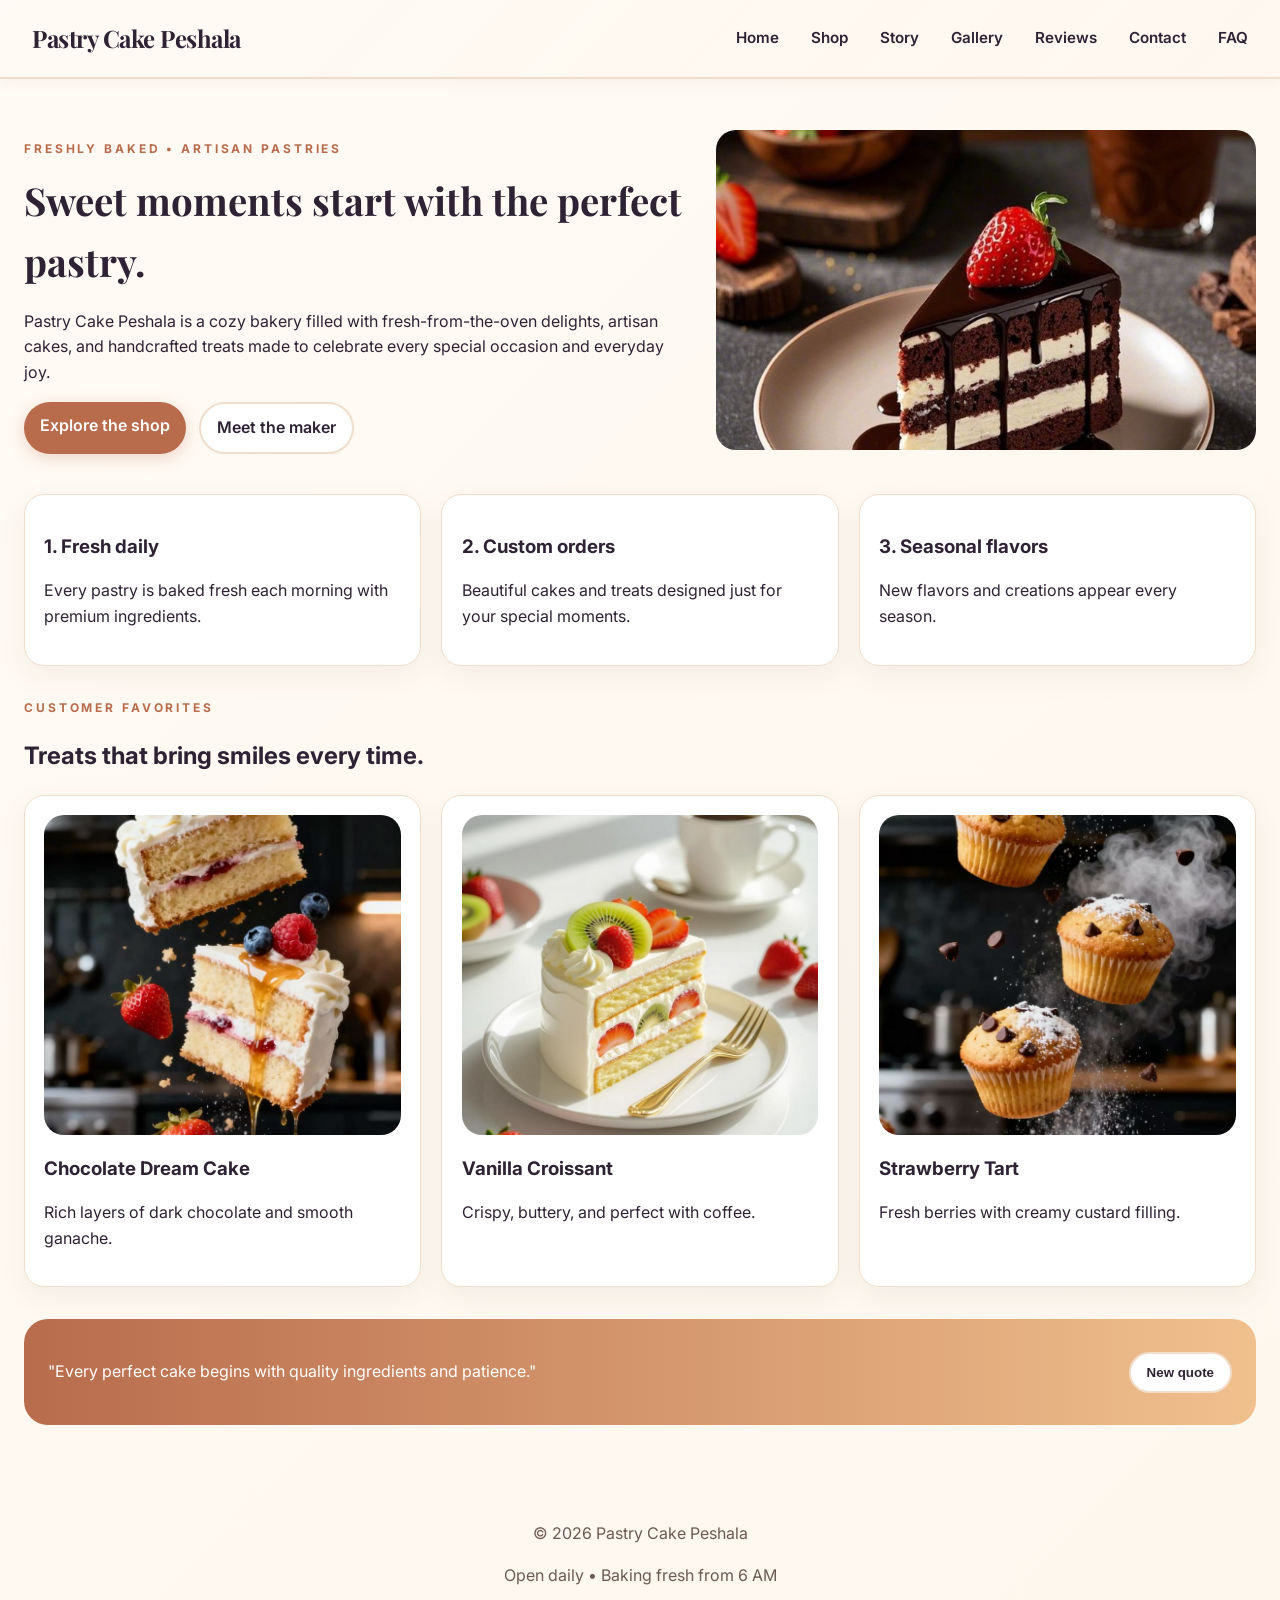
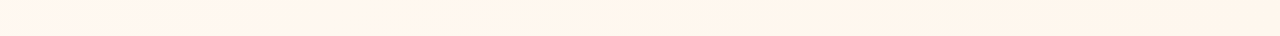
<file: index.html>
<!doctype html>
<html lang="en">
  <head>
    <meta charset="UTF-8" />
    <meta name="viewport" content="width=device-width, initial-scale=1.0" />
    <title>Pastry Cake Peshala</title>
    <link rel="preconnect" href="https://fonts.googleapis.com" />
    <link rel="preconnect" href="https://fonts.gstatic.com" crossorigin />
    <link
      href="https://fonts.googleapis.com/css2?family=Playfair+Display:wght@500;700&family=Inter:wght@400;500;600&display=swap"
      rel="stylesheet"
    />
    <link rel="stylesheet" href="styles.css" />
    <script defer src="script.js"></script>
  </head>
  <body>
    <header class="site-header">
      <a class="brand" href="index.html">Pastry Cake Peshala</a>
      <button class="menu-btn" id="menu-btn" aria-label="Toggle navigation">
        ☰
      </button>
      <nav class="nav-links" id="nav-links">
        <a href="index.html">Home</a>
        <a href="shop.html">Shop</a>
        <a href="story.html">Story</a>
        <a href="gallery.html">Gallery</a>
        <a href="reviews.html">Reviews</a>
        <a href="contact.html">Contact</a>
        <a href="faq.html">FAQ</a>
      </nav>
    </header>

    <main>
      <section class="hero">
        <div class="hero-copy">
          <p class="eyebrow">Freshly baked • artisan pastries</p>
          <h1>Sweet moments start with the perfect pastry.</h1>
          <p>
            Pastry Cake Peshala is a cozy bakery filled with fresh-from-the-oven
            delights, artisan cakes, and handcrafted treats made to celebrate
            every special occasion and everyday joy.
          </p>
          <div class="hero-actions">
            <a class="btn btn-primary" href="shop.html">Explore the shop</a>
            <a class="btn btn-secondary" href="story.html">Meet the maker</a>
          </div>
        </div>
        <div class="hero-card">
          <img src="assert/1.jpg" alt="Warm cozy shop display" />
        </div>
      </section>

      <section class="feature-grid">
        <article class="feature-card">
          <h3>1. Fresh daily</h3>
          <p>
            Every pastry is baked fresh each morning with premium ingredients.
          </p>
        </article>
        <article class="feature-card">
          <h3>2. Custom orders</h3>
          <p>
            Beautiful cakes and treats designed just for your special moments.
          </p>
        </article>
        <article class="feature-card">
          <h3>3. Seasonal flavors</h3>
          <p>New flavors and creations appear every season.</p>
        </article>
      </section>

      <section class="section">
        <div class="section-heading">
          <p class="eyebrow">Customer favorites</p>
          <h2>Treats that bring smiles every time.</h2>
        </div>
        <div class="card-grid">
          <article class="mini-card">
            <img src="assert/2.jpg" alt="Lantern on table" />
            <h3>Chocolate Dream Cake</h3>
            <p>Rich layers of dark chocolate and smooth ganache.</p>
          </article>
          <article class="mini-card">
            <img src="assert/3.jpg" alt="Journal and pen" />
            <h3>Vanilla Croissant</h3>
            <p>Crispy, buttery, and perfect with coffee.</p>
          </article>
          <article class="mini-card">
            <img src="assert/4.jpg" alt="Decorative candle" />
            <h3>Strawberry Tart</h3>
            <p>Fresh berries with creamy custard filling.</p>
          </article>
        </div>
      </section>

      <section class="quote-box">
        <p id="quote-text">
          "Every perfect cake begins with quality ingredients and patience."
        </p>
        <button class="btn btn-secondary" id="quote-btn">New quote</button>
      </section>
    </main>

    <footer>
      <p>© <span id="year"></span> Pastry Cake Peshala</p>
      <p>Open daily • Baking fresh from 6 AM</p>
    </footer>
  </body>
</html>
</file>
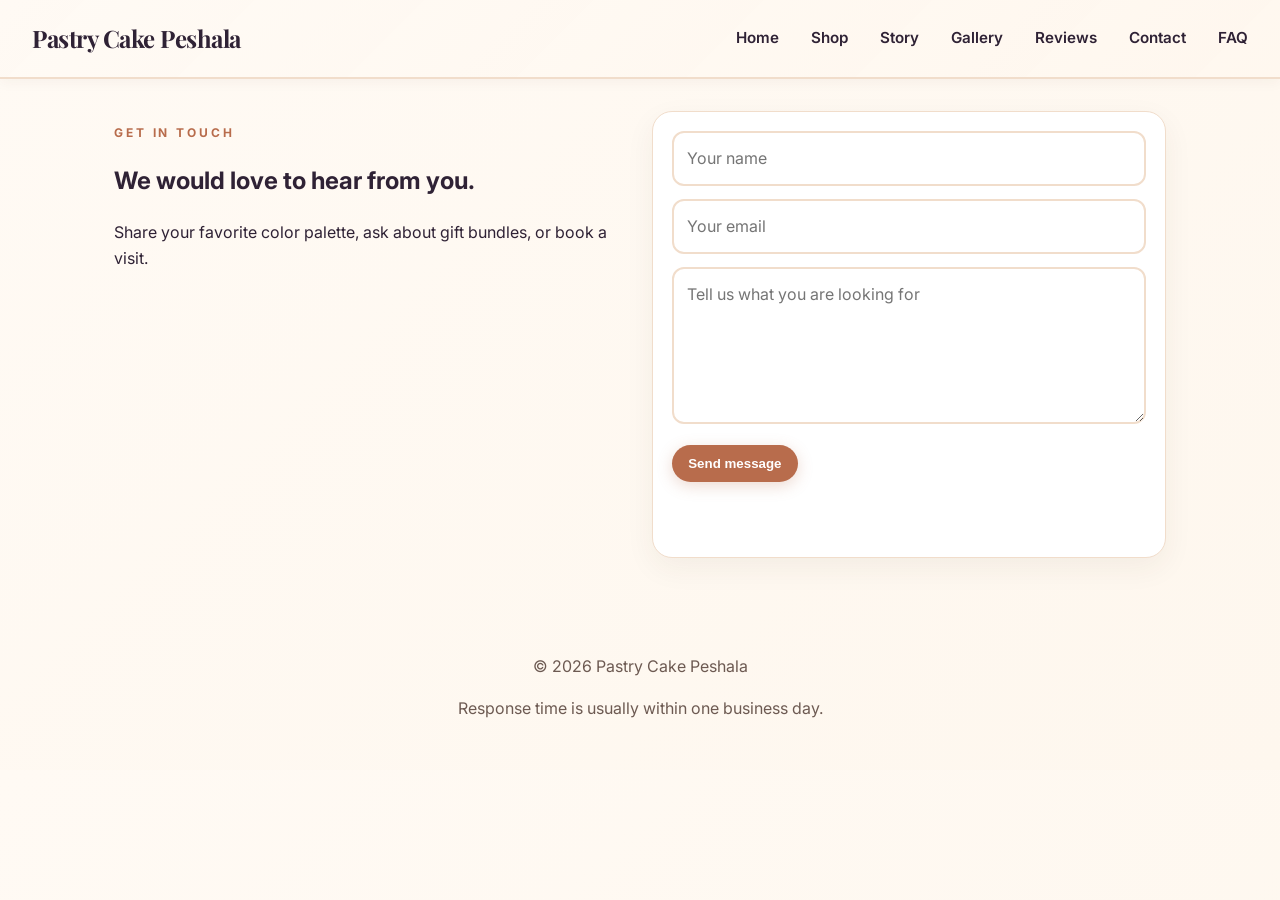
<file: contact.html>
<!doctype html>
<html lang="en">
  <head>
    <meta charset="UTF-8" />
    <meta name="viewport" content="width=device-width, initial-scale=1.0" />
    <title>Contact • Pastry Cake Peshala</title>
    <link rel="preconnect" href="https://fonts.googleapis.com" />
    <link rel="preconnect" href="https://fonts.gstatic.com" crossorigin />
    <link
      href="https://fonts.googleapis.com/css2?family=Playfair+Display:wght@500;700&family=Inter:wght@400;500;600&display=swap"
      rel="stylesheet"
    />
    <link rel="stylesheet" href="styles.css" />
    <script defer src="script.js"></script>
  </head>
  <body>
    <header class="site-header">
      <a class="brand" href="index.html">Pastry Cake Peshala</a>
      <button class="menu-btn" id="menu-btn" aria-label="Toggle navigation">
        ☰
      </button>
      <nav class="nav-links" id="nav-links">
        <a href="index.html">Home</a>
        <a href="shop.html">Shop</a>
        <a href="story.html">Story</a>
        <a href="gallery.html">Gallery</a>
        <a href="reviews.html">Reviews</a>
        <a href="contact.html">Contact</a>
        <a href="faq.html">FAQ</a>
      </nav>
    </header>

    <main class="page-shell contact-layout">
      <section>
        <p class="eyebrow">Get in touch</p>
        <h1>We would love to hear from you.</h1>
        <p>
          Share your favorite color palette, ask about gift bundles, or book a
          visit.
        </p>
      </section>

      <form class="contact-card" id="contact-form">
        <input type="text" id="name" placeholder="Your name" required />
        <input type="email" id="email" placeholder="Your email" required />
        <textarea
          id="message"
          rows="5"
          placeholder="Tell us what you are looking for"
          required
        ></textarea>
        <button class="btn btn-primary" type="submit">Send message</button>
        <p id="form-status" class="status-text"></p>
      </form>
    </main>

    <footer>
      <p>© <span id="year"></span> Pastry Cake Peshala</p>
      <p>Response time is usually within one business day.</p>
    </footer>
  </body>
</html>
</file>
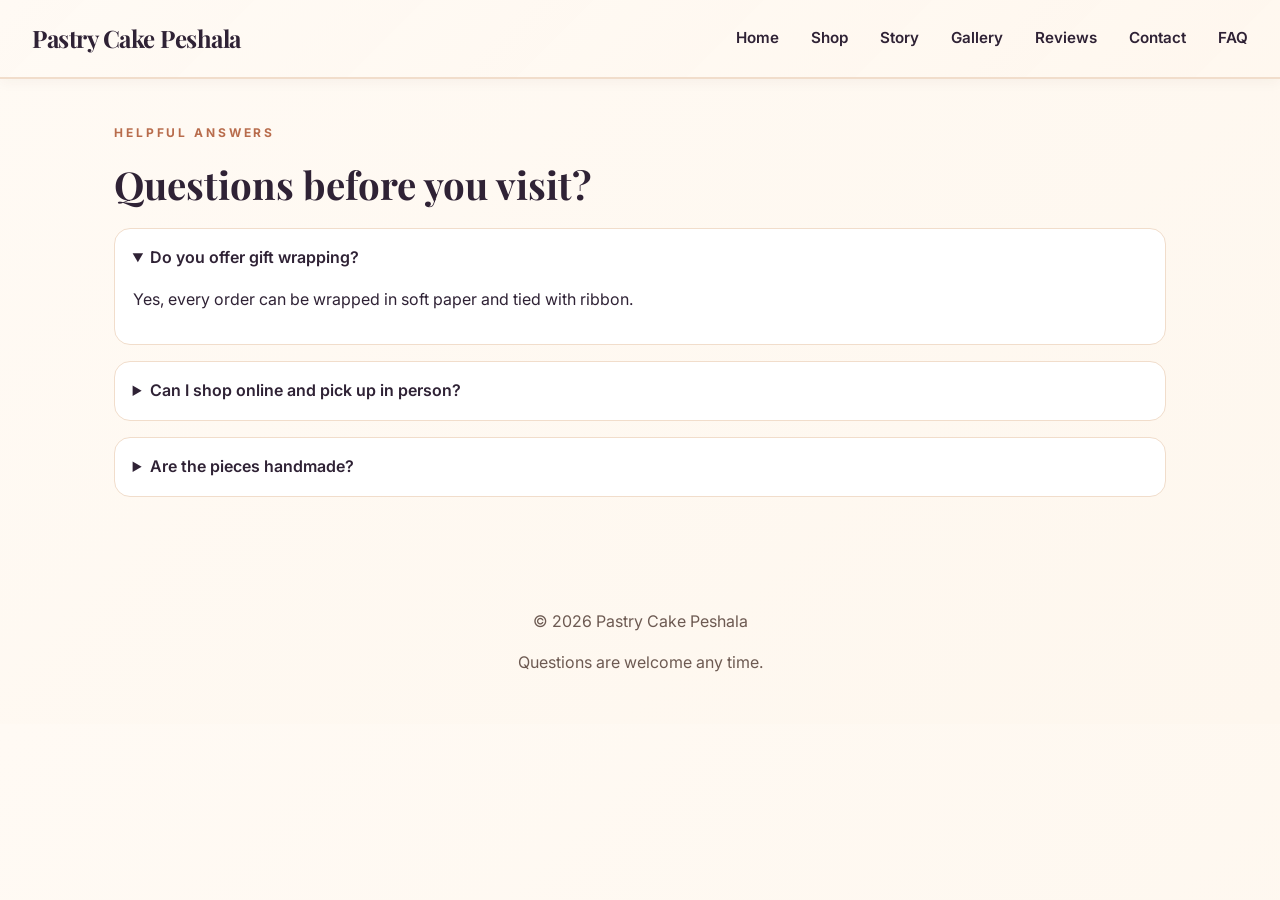
<file: faq.html>
<!doctype html>
<html lang="en">
  <head>
    <meta charset="UTF-8" />
    <meta name="viewport" content="width=device-width, initial-scale=1.0" />
    <title>FAQ • Pastry Cake Peshala</title>
    <link rel="preconnect" href="https://fonts.googleapis.com" />
    <link rel="preconnect" href="https://fonts.gstatic.com" crossorigin />
    <link
      href="https://fonts.googleapis.com/css2?family=Playfair+Display:wght@500;700&family=Inter:wght@400;500;600&display=swap"
      rel="stylesheet"
    />
    <link rel="stylesheet" href="styles.css" />
    <script defer src="script.js"></script>
  </head>
  <body>
    <header class="site-header">
      <a class="brand" href="index.html">Pastry Cake Peshala</a>
      <button class="menu-btn" id="menu-btn" aria-label="Toggle navigation">
        ☰
      </button>
      <nav class="nav-links" id="nav-links">
        <a href="index.html">Home</a>
        <a href="shop.html">Shop</a>
        <a href="story.html">Story</a>
        <a href="gallery.html">Gallery</a>
        <a href="reviews.html">Reviews</a>
        <a href="contact.html">Contact</a>
        <a href="faq.html">FAQ</a>
      </nav>
    </header>

    <main class="page-shell">
      <section class="section-heading">
        <p class="eyebrow">Helpful answers</p>
        <h1>Questions before you visit?</h1>
      </section>
      <div class="faq-list">
        <details open>
          <summary>Do you offer gift wrapping?</summary>
          <p>
            Yes, every order can be wrapped in soft paper and tied with ribbon.
          </p>
        </details>
        <details>
          <summary>Can I shop online and pick up in person?</summary>
          <p>
            Absolutely. Choose pickup at checkout and we will set aside your
            items.
          </p>
        </details>
        <details>
          <summary>Are the pieces handmade?</summary>
          <p>Most are handcrafted or carefully sourced from small makers.</p>
        </details>
      </div>
    </main>

    <footer>
      <p>© <span id="year"></span> Pastry Cake Peshala</p>
      <p>Questions are welcome any time.</p>
    </footer>
  </body>
</html>
</file>
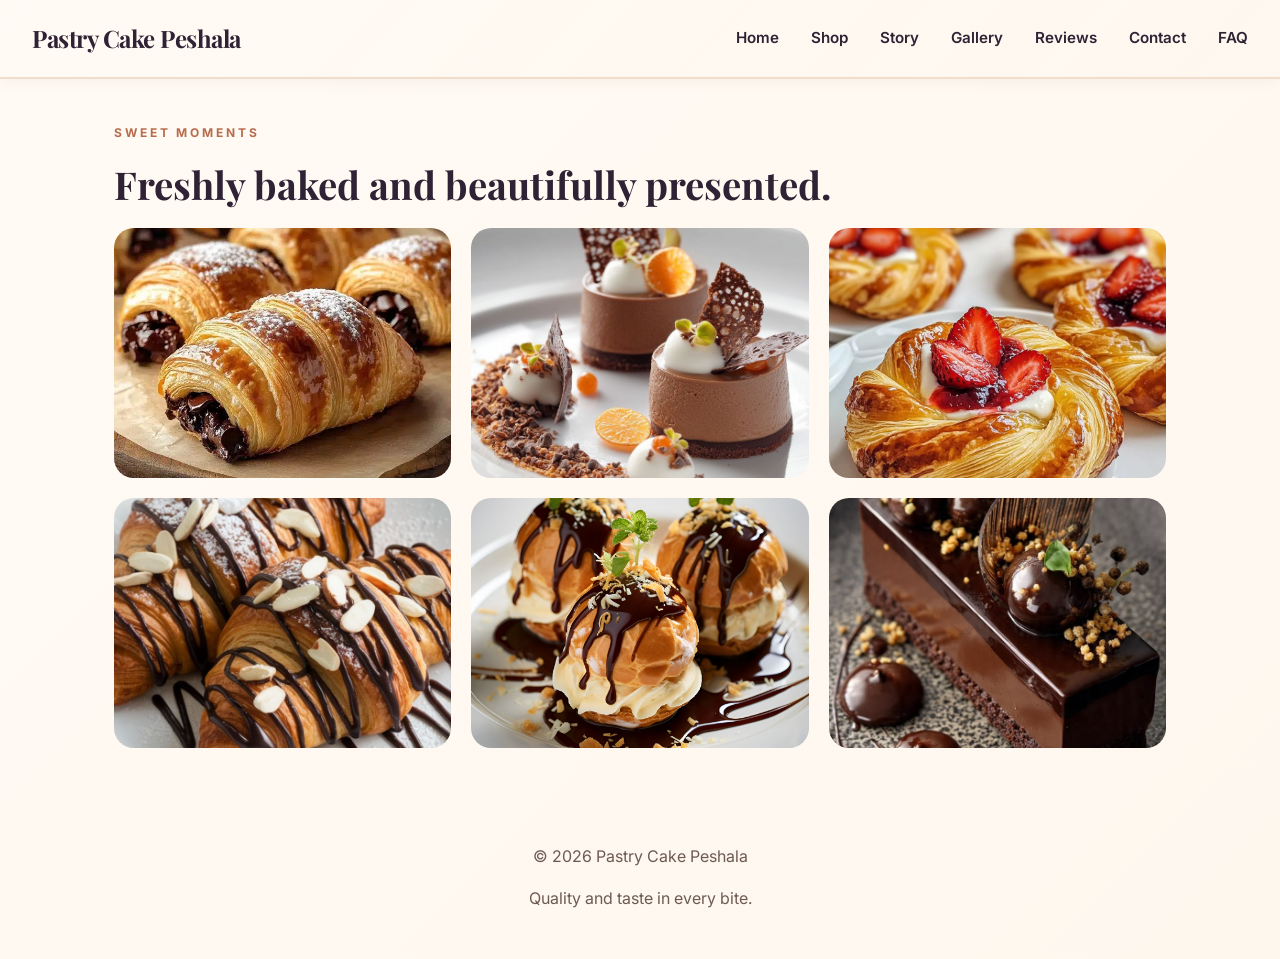
<file: gallery.html>
<!doctype html>
<html lang="en">
  <head>
    <meta charset="UTF-8" />
    <meta name="viewport" content="width=device-width, initial-scale=1.0" />
    <title>Gallery • Pastry Cake Peshala</title>
    <link rel="preconnect" href="https://fonts.googleapis.com" />
    <link rel="preconnect" href="https://fonts.gstatic.com" crossorigin />
    <link
      href="https://fonts.googleapis.com/css2?family=Playfair+Display:wght@500;700&family=Inter:wght@400;500;600&display=swap"
      rel="stylesheet"
    />
    <link rel="stylesheet" href="styles.css" />
    <script defer src="script.js"></script>
  </head>
  <body>
    <header class="site-header">
      <a class="brand" href="index.html">Pastry Cake Peshala</a>
      <button class="menu-btn" id="menu-btn" aria-label="Toggle navigation">
        ☰
      </button>
      <nav class="nav-links" id="nav-links">
        <a href="index.html">Home</a>
        <a href="shop.html">Shop</a>
        <a href="story.html">Story</a>
        <a href="gallery.html">Gallery</a>
        <a href="reviews.html">Reviews</a>
        <a href="contact.html">Contact</a>
        <a href="faq.html">FAQ</a>
      </nav>
    </header>

    <main class="page-shell">
      <section class="section-heading">
        <p class="eyebrow">Sweet moments</p>
        <h1>Freshly baked and beautifully presented.</h1>
      </section>
      <div class="gallery-grid">
        <img src="assert/8.jpg" alt="Pastry showcase 1" />
        <img src="assert/9.jpg" alt="Pastry showcase 2" />
        <img src="assert/10.jpg" alt="Pastry showcase 3" />
        <img src="assert/11.jpg" alt="Pastry showcase 4" />
        <img src="assert/12.jpg" alt="Pastry showcase 5" />
        <img src="assert/13.jpg" alt="Pastry showcase 6" />
      </div>
    </main>

    <footer>
      <p>© <span id="year"></span> Pastry Cake Peshala</p>
      <p>Quality and taste in every bite.</p>
    </footer>
  </body>
</html>
</file>
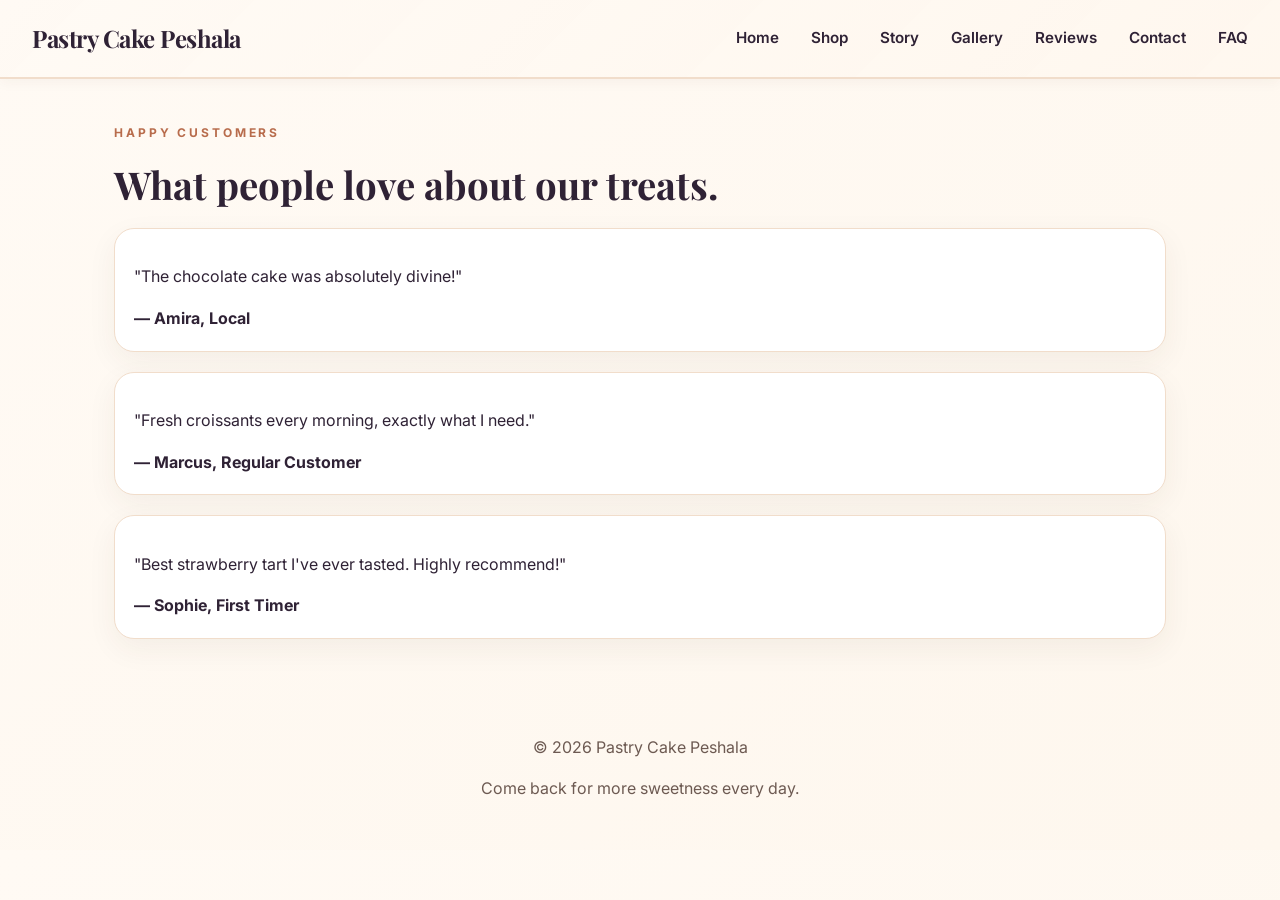
<file: reviews.html>
<!doctype html>
<html lang="en">
  <head>
    <meta charset="UTF-8" />
    <meta name="viewport" content="width=device-width, initial-scale=1.0" />
    <title>Reviews • Pastry Cake Peshala</title>
    <link rel="preconnect" href="https://fonts.googleapis.com" />
    <link rel="preconnect" href="https://fonts.gstatic.com" crossorigin />
    <link
      href="https://fonts.googleapis.com/css2?family=Playfair+Display:wght@500;700&family=Inter:wght@400;500;600&display=swap"
      rel="stylesheet"
    />
    <link rel="stylesheet" href="styles.css" />
    <script defer src="script.js"></script>
  </head>
  <body>
    <header class="site-header">
      <a class="brand" href="index.html">Pastry Cake Peshala</a>
      <button class="menu-btn" id="menu-btn" aria-label="Toggle navigation">
        ☰
      </button>
      <nav class="nav-links" id="nav-links">
        <a href="index.html">Home</a>
        <a href="shop.html">Shop</a>
        <a href="story.html">Story</a>
        <a href="gallery.html">Gallery</a>
        <a href="reviews.html">Reviews</a>
        <a href="contact.html">Contact</a>
        <a href="faq.html">FAQ</a>
      </nav>
    </header>

    <main class="page-shell">
      <section class="section-heading">
        <p class="eyebrow">Happy customers</p>
        <h1>What people love about our treats.</h1>
      </section>
      <div class="review-list">
        <article class="review-card">
          <p>"The chocolate cake was absolutely divine!"</p>
          <strong>— Amira, Local</strong>
        </article>
        <article class="review-card">
          <p>"Fresh croissants every morning, exactly what I need."</p>
          <strong>— Marcus, Regular Customer</strong>
        </article>
        <article class="review-card">
          <p>"Best strawberry tart I've ever tasted. Highly recommend!"</p>
          <strong>— Sophie, First Timer</strong>
        </article>
      </div>
    </main>

    <footer>
      <p>© <span id="year"></span> Pastry Cake Peshala</p>
      <p>Come back for more sweetness every day.</p>
    </footer>
  </body>
</html>
</file>
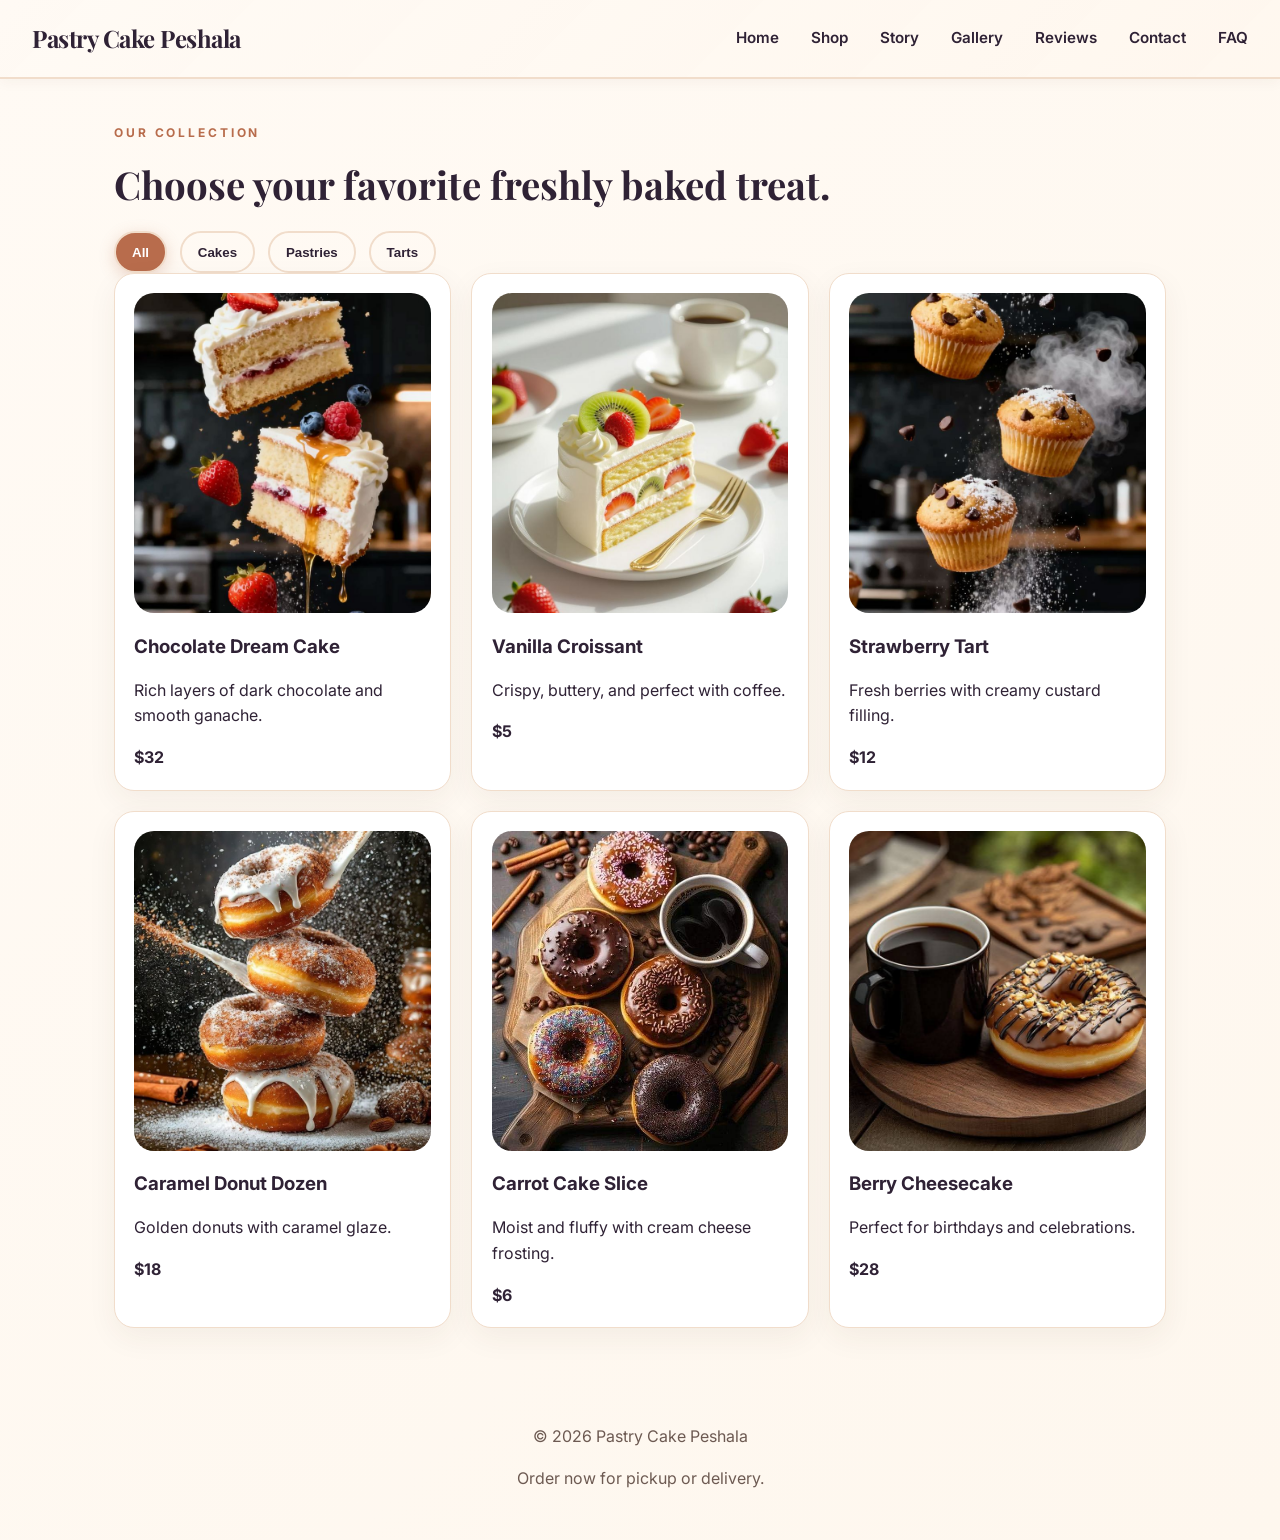
<file: shop.html>
<!doctype html>
<html lang="en">
  <head>
    <meta charset="UTF-8" />
    <meta name="viewport" content="width=device-width, initial-scale=1.0" />
    <title>Shop • Pastry Cake Peshala</title>
    <link rel="preconnect" href="https://fonts.googleapis.com" />
    <link rel="preconnect" href="https://fonts.gstatic.com" crossorigin />
    <link
      href="https://fonts.googleapis.com/css2?family=Playfair+Display:wght@500;700&family=Inter:wght@400;500;600&display=swap"
      rel="stylesheet"
    />
    <link rel="stylesheet" href="styles.css" />
    <script defer src="script.js"></script>
  </head>
  <body>
    <header class="site-header">
      <a class="brand" href="index.html">Pastry Cake Peshala</a>
      <button class="menu-btn" id="menu-btn" aria-label="Toggle navigation">
        ☰
      </button>
      <nav class="nav-links" id="nav-links">
        <a href="index.html">Home</a>
        <a href="shop.html">Shop</a>
        <a href="story.html">Story</a>
        <a href="gallery.html">Gallery</a>
        <a href="reviews.html">Reviews</a>
        <a href="contact.html">Contact</a>
        <a href="faq.html">FAQ</a>
      </nav>
    </header>

    <main class="page-shell">
      <section class="section-heading">
        <p class="eyebrow">Our collection</p>
        <h1>Choose your favorite freshly baked treat.</h1>
      </section>

      <div class="filter-bar">
        <button class="filter-btn active" data-filter="all">All</button>
        <button class="filter-btn" data-filter="cake">Cakes</button>
        <button class="filter-btn" data-filter="pastry">Pastries</button>
        <button class="filter-btn" data-filter="tart">Tarts</button>
      </div>

      <section id="product-grid" class="card-grid"></section>
    </main>

    <footer>
      <p>© <span id="year"></span> Pastry Cake Peshala</p>
      <p>Order now for pickup or delivery.</p>
    </footer>
  </body>
</html>
</file>
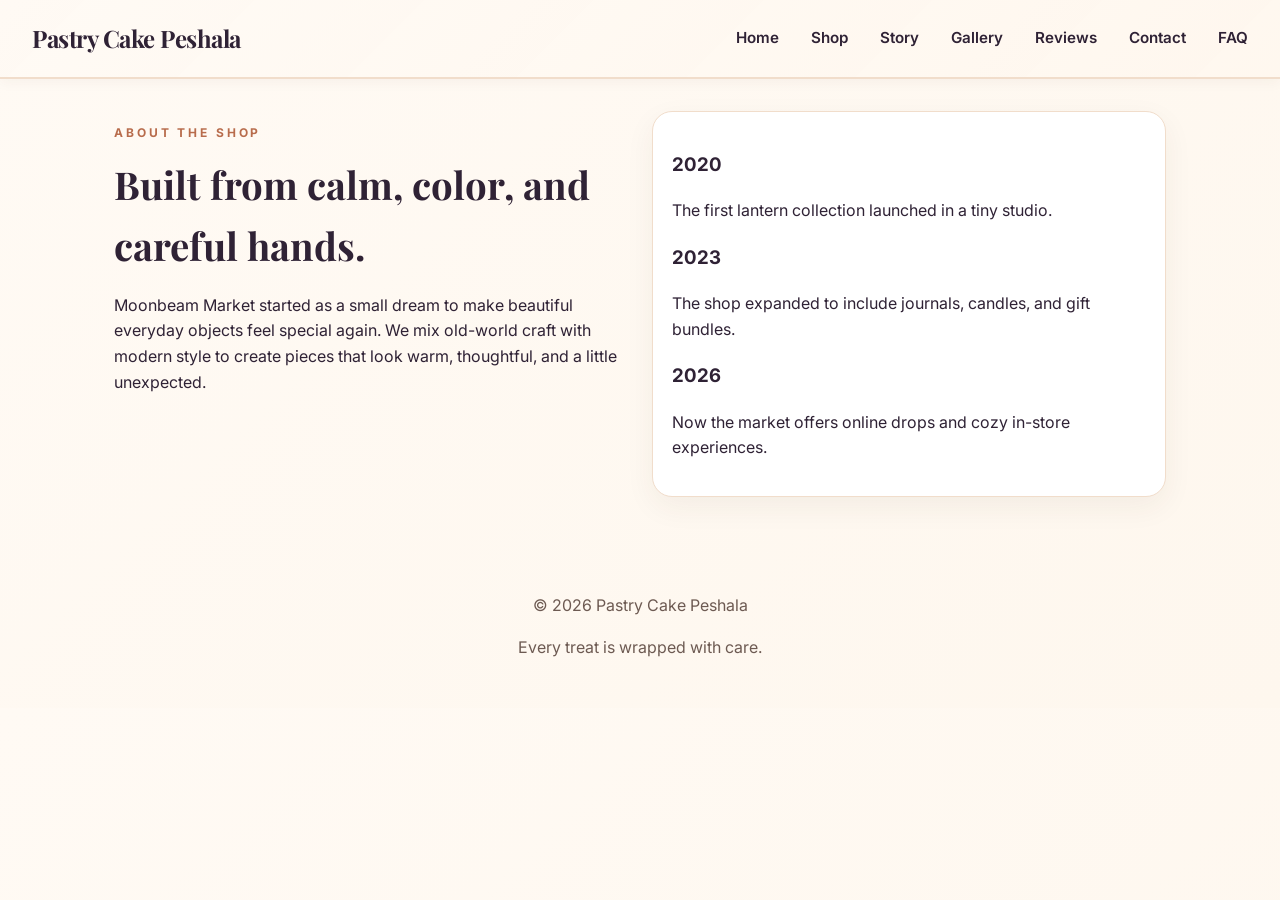
<file: story.html>
<!doctype html>
<html lang="en">
  <head>
    <meta charset="UTF-8" />
    <meta name="viewport" content="width=device-width, initial-scale=1.0" />
    <title>Story • Pastry Cake Peshala</title>
    <link rel="preconnect" href="https://fonts.googleapis.com" />
    <link rel="preconnect" href="https://fonts.gstatic.com" crossorigin />
    <link
      href="https://fonts.googleapis.com/css2?family=Playfair+Display:wght@500;700&family=Inter:wght@400;500;600&display=swap"
      rel="stylesheet"
    />
    <link rel="stylesheet" href="styles.css" />
    <script defer src="script.js"></script>
  </head>
  <body>
    <header class="site-header">
      <a class="brand" href="index.html">Pastry Cake Peshala</a>
      <button class="menu-btn" id="menu-btn" aria-label="Toggle navigation">
        ☰
      </button>
      <nav class="nav-links" id="nav-links">
        <a href="index.html">Home</a>
        <a href="shop.html">Shop</a>
        <a href="story.html">Story</a>
        <a href="gallery.html">Gallery</a>
        <a href="reviews.html">Reviews</a>
        <a href="contact.html">Contact</a>
        <a href="faq.html">FAQ</a>
      </nav>
    </header>

    <main class="page-shell story-layout">
      <section>
        <p class="eyebrow">About the shop</p>
        <h1>Built from calm, color, and careful hands.</h1>
        <p>
          Moonbeam Market started as a small dream to make beautiful everyday
          objects feel special again. We mix old-world craft with modern style
          to create pieces that look warm, thoughtful, and a little unexpected.
        </p>
      </section>

      <section class="timeline-card">
        <div>
          <h3>2020</h3>
          <p>The first lantern collection launched in a tiny studio.</p>
        </div>
        <div>
          <h3>2023</h3>
          <p>
            The shop expanded to include journals, candles, and gift bundles.
          </p>
        </div>
        <div>
          <h3>2026</h3>
          <p>
            Now the market offers online drops and cozy in-store experiences.
          </p>
        </div>
      </section>
    </main>

    <footer>
      <p>© <span id="year"></span> Pastry Cake Peshala</p>
      <p>Every treat is wrapped with care.</p>
    </footer>
  </body>
</html>
</file>
<file: styles.css>
:root {
  --bg: #fffaf4;
  --surface: #ffffff;
  --text: #2f2235;
  --accent: #b86c4c;
  --accent-2: #f0c08d;
  --border: #f1ddcb;
}

* {
  box-sizing: border-box;
}

body {
  margin: 0;
  font-family: "Inter", sans-serif;
  background: linear-gradient(135deg, var(--bg), #fef7ee);
  color: var(--text);
  line-height: 1.6;
}

img {
  width: 100%;
  display: block;
  object-fit: cover;
}

.site-header {
  display: flex;
  justify-content: space-between;
  align-items: center;
  padding: 1.2rem 2rem;
  background: linear-gradient(
    135deg,
    rgba(255, 250, 244, 0.98),
    rgba(255, 247, 238, 0.95)
  );
  position: sticky;
  top: 0;
  z-index: 10;
  backdrop-filter: blur(10px);
  border-bottom: 2px solid var(--border);
  box-shadow: 0 4px 12px rgba(70, 44, 28, 0.04);
}

.brand {
  font-family: "Playfair Display", serif;
  font-size: 1.5rem;
  font-weight: 700;
  color: var(--text);
  text-decoration: none;
  transition: all 0.3s ease;
  letter-spacing: -0.5px;
}

.brand:hover {
  color: var(--accent);
  transform: scale(1.05);
}

.nav-links {
  display: flex;
  gap: 2rem;
  flex-wrap: wrap;
  justify-content: flex-end;
}

.nav-links a {
  text-decoration: none;
  color: var(--text);
  font-weight: 600;
  font-size: 0.95rem;
  position: relative;
  transition: all 0.3s ease;
  padding: 0.4rem 0;
}

.nav-links a::after {
  content: "";
  position: absolute;
  bottom: -4px;
  left: 0;
  width: 0;
  height: 2px;
  background: var(--accent);
  transition: width 0.3s ease;
}

.nav-links a:hover {
  color: var(--accent);
}

.nav-links a:hover::after {
  width: 100%;
}

.menu-btn {
  display: none;
  background: var(--accent);
  color: white;
  border: none;
  padding: 0.5rem 0.7rem;
  border-radius: 999px;
  cursor: pointer;
  font-size: 1.3rem;
  transition: all 0.3s ease;
}

.menu-btn:hover {
  background: #a55a3f;
  transform: scale(1.1);
}

main {
  padding: 2rem 1.5rem 4rem;
}

.hero {
  display: grid;
  grid-template-columns: 1.1fr 0.9fr;
  gap: 2rem;
  align-items: center;
  padding: 1rem 0 2.5rem;
}

.hero h1,
.section-heading h1,
.story-layout h1 {
  font-family: "Playfair Display", serif;
  font-size: clamp(2rem, 3vw, 2.8rem);
  margin: 0.2rem 0 0.8rem;
}

.eyebrow {
  text-transform: uppercase;
  letter-spacing: 0.24em;
  font-size: 0.75rem;
  color: var(--accent);
  font-weight: 700;
}

.hero-card img,
.mini-card img {
  border-radius: 20px;
  height: 320px;
}

.hero-actions,
.filter-bar {
  display: flex;
  gap: 0.8rem;
  flex-wrap: wrap;
  margin-top: 1rem;
}

.btn,
.filter-btn {
  border: none;
  border-radius: 999px;
  padding: 0.7rem 1rem;
  cursor: pointer;
  text-decoration: none;
  font-weight: 600;
  transition: all 0.3s ease;
}

.btn-primary,
.filter-btn.active {
  background: var(--accent);
  color: white;
  box-shadow: 0 4px 15px rgba(184, 108, 76, 0.25);
}

.btn-primary:hover,
.filter-btn.active:hover {
  background: #a55a3f;
  transform: translateY(-2px);
  box-shadow: 0 6px 20px rgba(184, 108, 76, 0.35);
}

.btn-secondary {
  background: #fff;
  color: var(--text);
  border: 2px solid var(--border);
  transition: all 0.3s ease;
}

.btn-secondary:hover {
  background: var(--accent);
  color: white;
  border-color: var(--accent);
  transform: translateY(-2px);
}

.filter-btn {
  background: transparent;
  border: 2px solid var(--border);
  color: var(--text);
}

.filter-btn:hover:not(.active) {
  border-color: var(--accent);
  color: var(--accent);
}

.feature-grid,
.card-grid,
.review-list,
.gallery-grid {
  display: grid;
  gap: 1.25rem;
}

.feature-grid {
  grid-template-columns: repeat(3, minmax(0, 1fr));
  margin-bottom: 2rem;
}

.feature-card,
.mini-card,
.review-card,
.contact-card,
.timeline-card {
  background: var(--surface);
  border: 1px solid var(--border);
  border-radius: 20px;
  padding: 1.2rem;
  box-shadow: 0 10px 30px rgba(70, 44, 28, 0.06);
  transition: all 0.3s ease;
}

.mini-card:hover,
.feature-card:hover,
.review-card:hover {
  transform: translateY(-8px);
  box-shadow: 0 15px 40px rgba(184, 108, 76, 0.15);
  border-color: var(--accent-2);
}

.mini-card img {
  transition: transform 0.3s ease;
}

.mini-card:hover img {
  transform: scale(1.05);
}

.card-grid {
  grid-template-columns: repeat(3, minmax(0, 1fr));
}

.mini-card h3,
.feature-card h3 {
  margin-bottom: 0.3rem;
}

.quote-box {
  margin-top: 2rem;
  background: linear-gradient(90deg, var(--accent), var(--accent-2));
  color: white;
  padding: 1.5rem;
  border-radius: 24px;
  display: flex;
  justify-content: space-between;
  align-items: center;
  gap: 1rem;
}

.page-shell {
  max-width: 1100px;
  margin: 0 auto;
}

.story-layout,
.contact-layout {
  display: grid;
  grid-template-columns: 1fr 1fr;
  gap: 1.5rem;
  align-items: start;
}

.timeline-card div + div {
  margin-top: 1rem;
}

.gallery-grid {
  grid-template-columns: repeat(3, minmax(0, 1fr));
}

.gallery-grid img {
  height: 250px;
  border-radius: 20px;
  transition: all 0.3s ease;
  cursor: pointer;
}

.gallery-grid img:hover {
  transform: scale(1.05);
  box-shadow: 0 15px 40px rgba(184, 108, 76, 0.2);
}

.contact-card input,
.contact-card textarea {
  width: 100%;
  margin-bottom: 0.8rem;
  padding: 0.8rem;
  border: 2px solid var(--border);
  border-radius: 12px;
  font: inherit;
  transition: all 0.3s ease;
}

.contact-card input:hover,
.contact-card textarea:hover {
  border-color: var(--accent-2);
  background: #fffbf8;
}

.contact-card input:focus,
.contact-card textarea:focus {
  outline: none;
  border-color: var(--accent);
  background: white;
  box-shadow: 0 0 0 3px rgba(184, 108, 76, 0.1);
}

.status-text {
  min-height: 1.5rem;
  color: var(--accent);
  font-weight: 600;
}

.faq-list details {
  background: var(--surface);
  border: 1px solid var(--border);
  border-radius: 16px;
  padding: 1rem 1.1rem;
  margin-bottom: 1rem;
  transition: all 0.3s ease;
  cursor: pointer;
}

.faq-list details:hover {
  border-color: var(--accent-2);
  box-shadow: 0 4px 15px rgba(184, 108, 76, 0.08);
}

.faq-list summary {
  cursor: pointer;
  font-weight: 600;
  transition: color 0.3s ease;
}

.faq-list details:hover summary {
  color: var(--accent);
}

footer {
  text-align: center;
  padding: 1rem 1.5rem 2rem;
  color: #6d5a52;
}

@media (max-width: 900px) {
  .hero,
  .story-layout,
  .contact-layout,
  .feature-grid,
  .card-grid,
  .gallery-grid {
    grid-template-columns: 1fr;
  }
}

@media (max-width: 700px) {
  .menu-btn {
    display: inline-block;
  }

  .nav-links {
    display: none;
    position: absolute;
    top: 68px;
    right: 1rem;
    background: var(--surface);
    padding: 1rem;
    border: 1px solid var(--border);
    border-radius: 16px;
    box-shadow: 0 12px 30px rgba(70, 44, 28, 0.08);
  }

  .nav-links.open {
    display: flex;
    flex-direction: column;
  }

  .quote-box {
    flex-direction: column;
    align-items: flex-start;
  }
}
</file>
